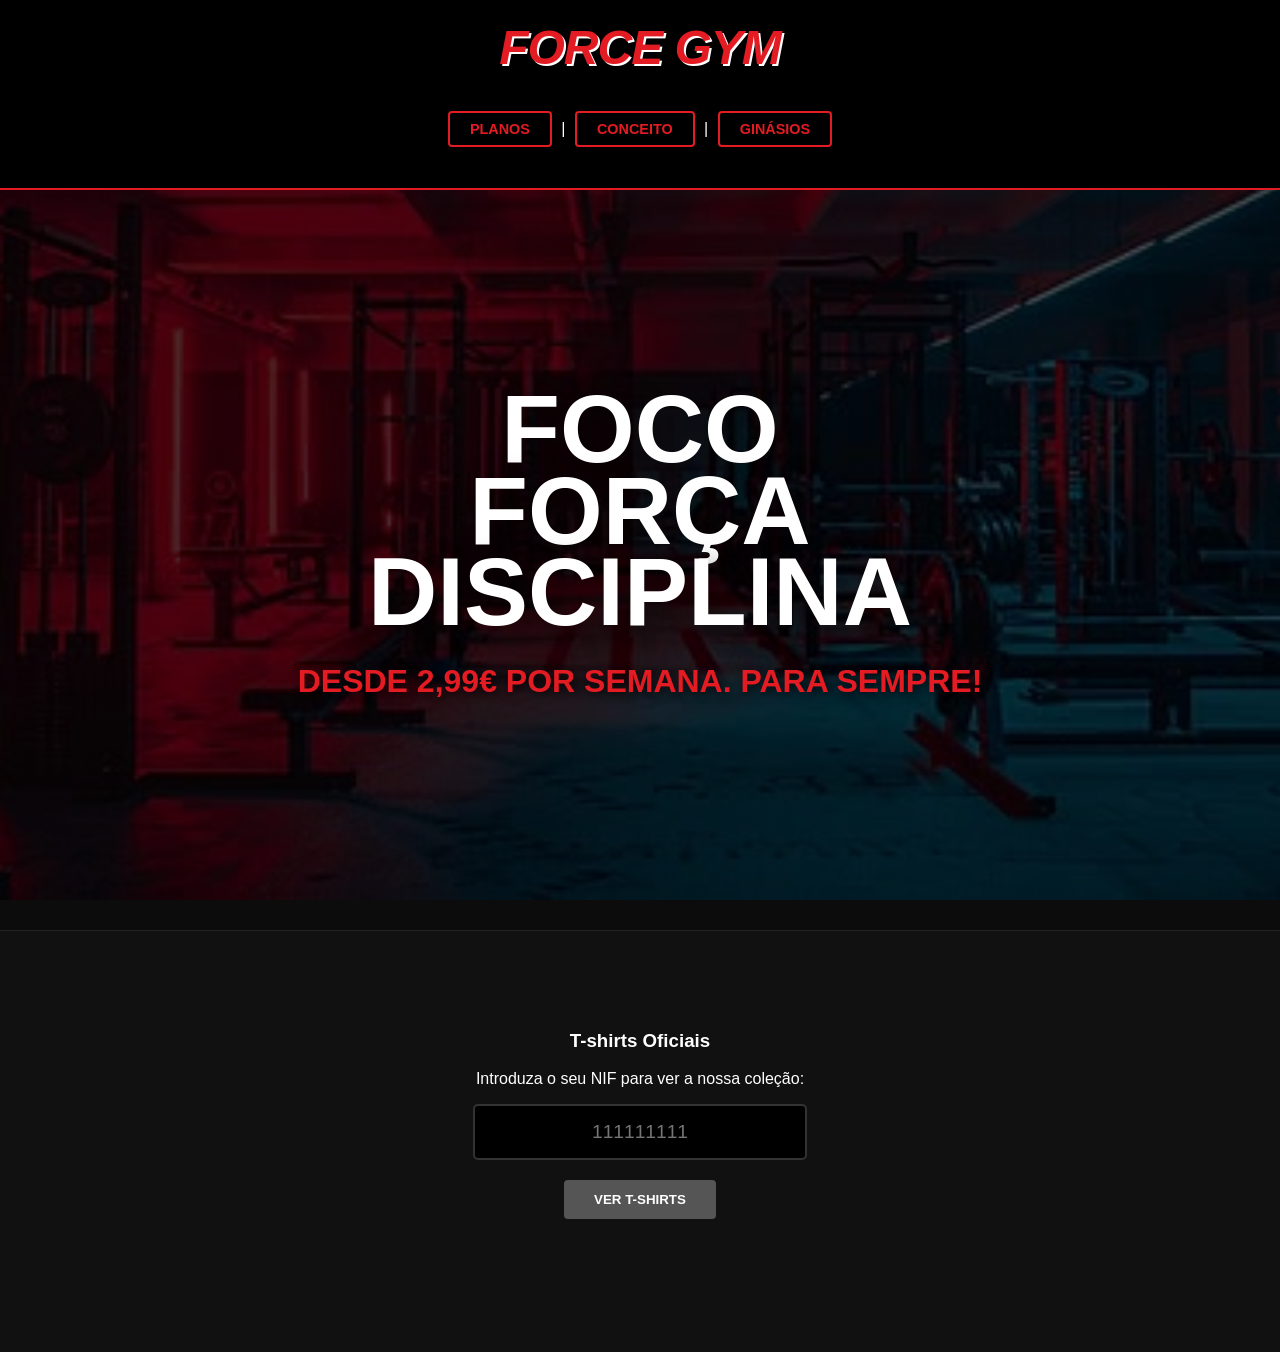
<file: index.html>
<!DOCTYPE html>
<html lang="pt">
<head>
    <meta charset="UTF-8">
    <title>Force Gym - Vive Como Treinas</title>
    <link rel="stylesheet" href="style.css">
</head>
<body>
    <header>
        <h1 class="logo-text">FORCE GYM</h1>
        <nav>
            <p>
                <a href="planos.html" class="nav-button">PLANOS</a> | 
                <a href="conceito.html" class="nav-button">CONCEITO</a> | 
                <a href="ginasios.html" class="nav-button">GINÁSIOS</a>
            </p>
        </nav>
    </header>

    <main>
        <section class="hero">
            <div class="hero-text">
                <h2>FOCO</h2>
                <h2>FORÇA</h2>
                <h2>DISCIPLINA</h2>
                <p>Desde 2,99€ por semana. Para sempre!</p>
            </div>
        </section>

        <section class="nif-access">
            <h3>T-shirts Oficiais</h3>
            <p>Introduza o seu NIF para ver a nossa coleção:</p>
            <input type="text" id="nifInput" maxlength="9" placeholder="111111111" autocomplete="off">
            <br>
            <button id="btnAceder" disabled>Ver T-shirts</button>
            
            <p id="msgErro" style="margin-top: 15px; font-weight: bold; min-height: 20px;"></p>
        </section>
    </main>

    <script src="script.js"></script>
</body>
</html>
</file>
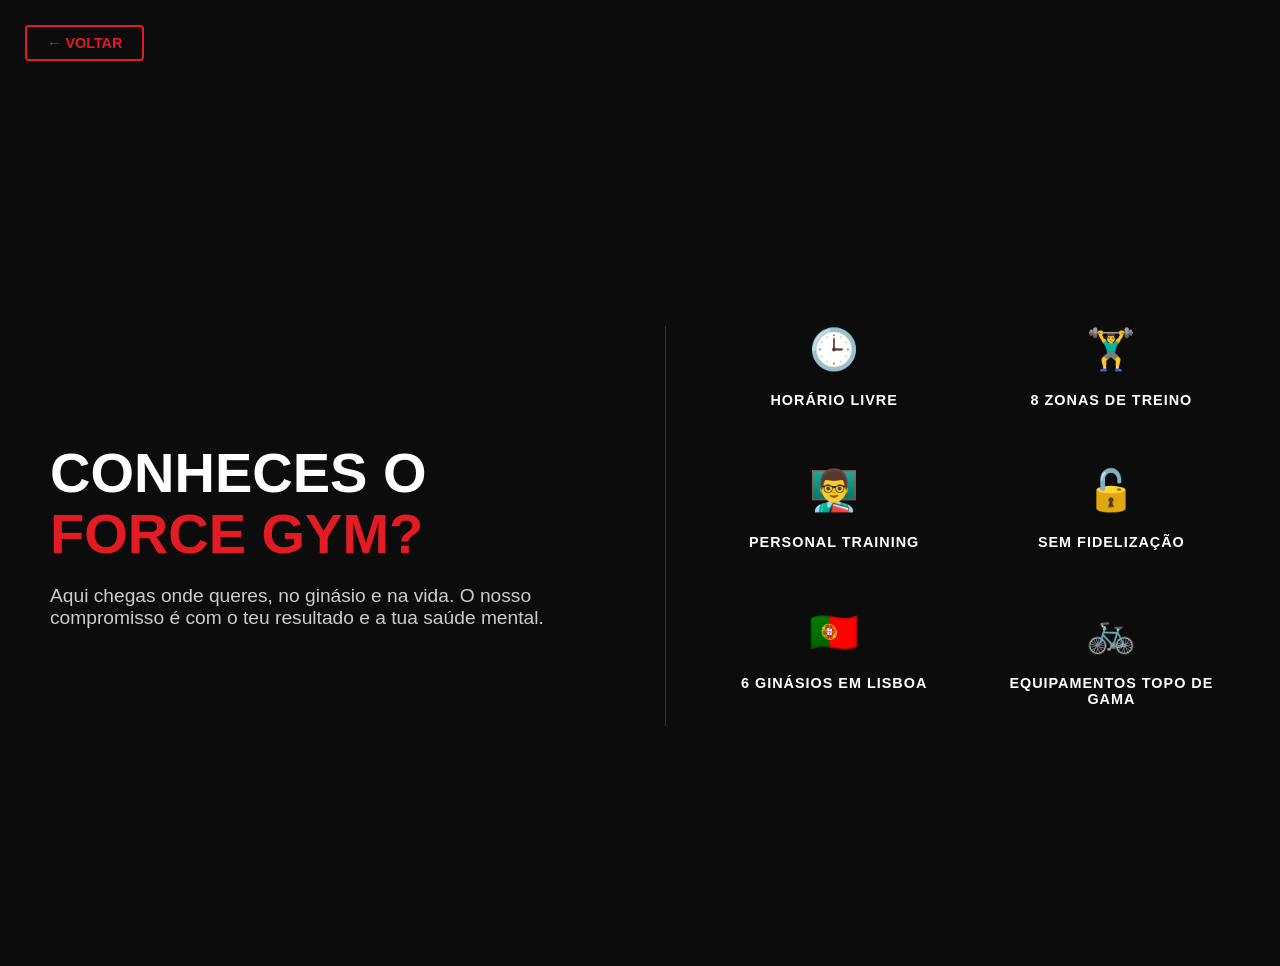
<file: conceito.html>
<!DOCTYPE html>
<html lang="pt">
<head>
    <meta charset="UTF-8">
    <title>Force Gym - O nosso Conceito</title>
    <link rel="stylesheet" href="style.css">
    <style>
        .conceito-wrapper {
            display: flex;
            align-items: center;
            justify-content: space-around;
            padding: 80px 50px;
            background-color: #0c0c0c;
            min-height: 80vh;
        }

        .conceito-texto {
            flex: 1;
            text-align: left;
            padding-right: 50px;
        }

        .conceito-texto h1 {
            font-size: 3.5rem;
            line-height: 1.1;
            color: white;
            margin-bottom: 20px;
        }

        .conceito-texto p {
            font-size: 1.2rem;
            color: #ccc;
        }

        .conceito-grid {
            flex: 1;
            display: grid;
            grid-template-columns: repeat(2, 1fr);
            gap: 40px;
            border-left: 1px solid #333;
            padding-left: 50px;
        }

        .item-beneficio {
            text-align: center;
        }

        /* Simulação dos ícones com emojis ou texto, já que não temos as imagens dos ícones */
        .icon {
            font-size: 2.5rem;
            color: white;
            margin-bottom: 10px;
            display: block;
        }

        .item-beneficio h4 {
            color: white;
            text-transform: uppercase;
            font-size: 0.9rem;
            letter-spacing: 1px;
        }

        .back-nav {
            padding: 20px;
            text-align: left;
        }
    </style>
</head>
<body>
    <div class="back-nav">
        <a href="index.html" class="nav-button">← VOLTAR</a>
    </div>

    <main class="conceito-wrapper">
        <div class="conceito-texto">
            <h1>CONHECES O<br><span style="color: #e31b23;">FORCE GYM?</span></h1>
            <p>Aqui chegas onde queres, no ginásio e na vida. O nosso compromisso é com o teu resultado e a tua saúde mental.</p>
        </div>

        <div class="conceito-grid">
            <div class="item-beneficio">
                <span class="icon">🕒</span>
                <h4>Horário Livre</h4>
            </div>
            <div class="item-beneficio">
                <span class="icon">🏋️‍♂️</span>
                <h4>8 Zonas de Treino</h4>
            </div>
            <div class="item-beneficio">
                <span class="icon">👨‍🏫</span>
                <h4>Personal Training</h4>
            </div>
            <div class="item-beneficio">
                <span class="icon">🔓</span>
                <h4>Sem Fidelização</h4>
            </div>
            <div class="item-beneficio">
                <span class="icon">🇵🇹</span>
                <h4>6 Ginásios em Lisboa</h4>
            </div>
            <div class="item-beneficio">
                <span class="icon">🚲</span>
                <h4>Equipamentos Topo de Gama</h4>
            </div>
        </div>
    </main>
</body>
</html>
</file>
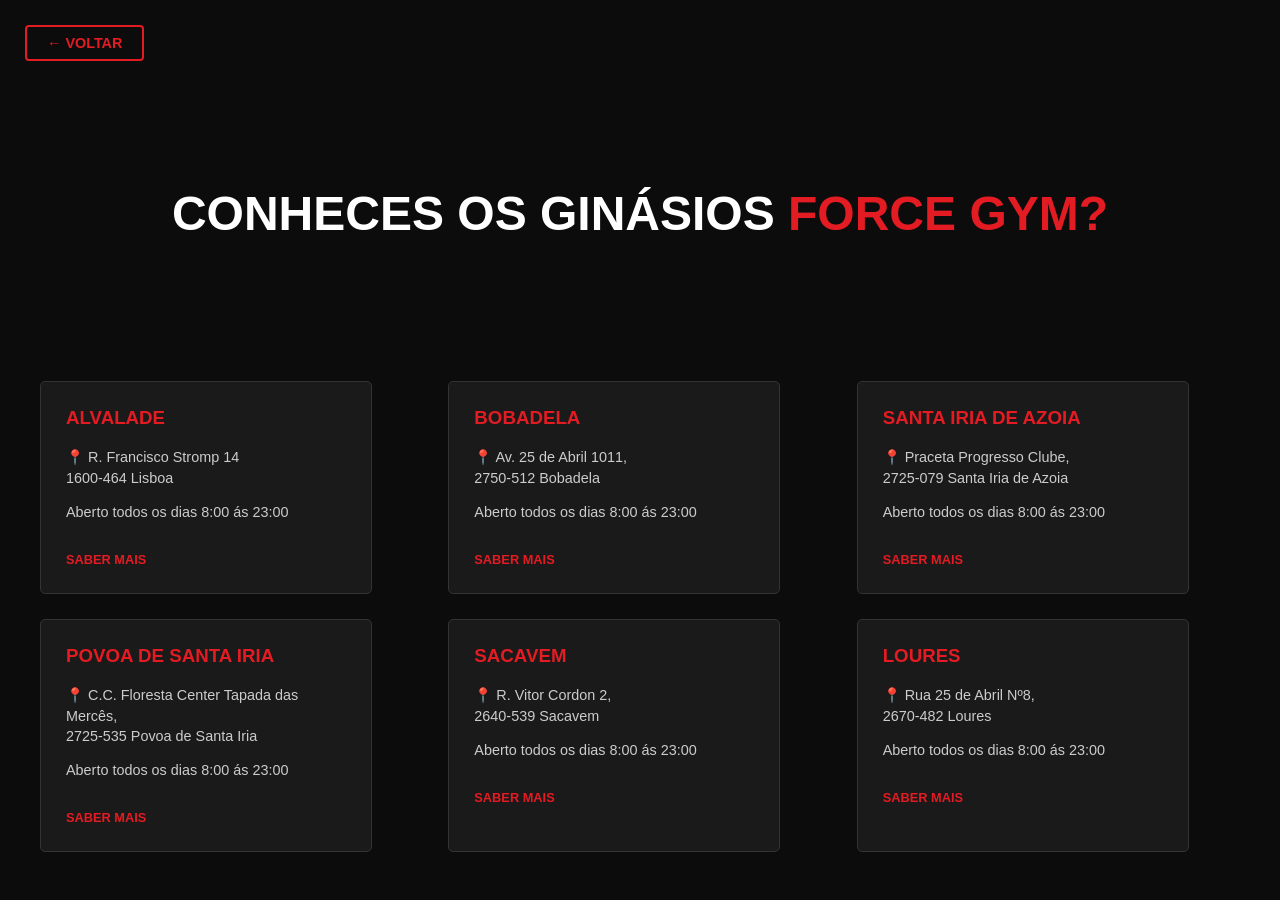
<file: ginasios.html>
<!DOCTYPE html>
<html lang="pt">
<head>
    <meta charset="UTF-8">
    <title>Force Gym - Nossos Ginásios</title>
    <link rel="stylesheet" href="style.css">
    <style>
        .ginasios-header {
            padding: 60px 20px;
            text-align: center;
        }

        .ginasios-header h1 {
            font-size: 3rem;
            color: white;
            text-transform: uppercase;
        }

        .ginasios-header span {
            color: #e31b23;
        }

        .ginasios-grid {
            display: grid;
            grid-template-columns: repeat(3, 1fr);
            gap: 25px;
            padding: 40px;
            max-width: 1200px;
            margin: 0 auto;
        }

        .clube-card {
            background: #1a1a1a;
            border: 1px solid #333;
            padding: 25px;
            border-radius: 5px;
            text-align: left;
            transition: 0.3s;
        }

        .clube-card:hover {
            border-color: #e31b23;
        }

        .clube-card h3 {
            color: #e31b23;
            margin-top: 0;
            text-transform: uppercase;
        }

        .clube-card p {
            font-size: 0.9rem;
            color: #ccc;
            line-height: 1.4;
        }

        .clube-card .saber-mais {
            color: #e31b23;
            text-decoration: none;
            font-weight: bold;
            font-size: 0.8rem;
            display: inline-block;
            margin-top: 15px;
        }

        .back-nav { padding: 20px; text-align: left; }
    </style>
</head>
<body>
    <div class="back-nav">
        <a href="index.html" class="nav-button">← VOLTAR</a>
    </div>

    <section class="ginasios-header">
        <h1>CONHECES OS GINÁSIOS <span>FORCE GYM?</span></h1>
    </section>

    <main class="ginasios-grid">
        <div class="clube-card">
            <h3>Alvalade</h3>
            <p>📍 R. Francisco Stromp 14<br>1600-464 Lisboa</p>
			<p>Aberto todos os dias 8:00 ás 23:00</p>
            <a href="#" class="saber-mais">SABER MAIS</a>
        </div>

        <div class="clube-card">
            <h3>Bobadela</h3>
            <p>📍 Av. 25 de Abril 1011,<br>2750-512 Bobadela</p>
			<p>Aberto todos os dias 8:00 ás 23:00</p>
            <a href="#" class="saber-mais">SABER MAIS</a>
        </div>

        <div class="clube-card">
            <h3>Santa Iria de Azoia</h3>
            <p>📍 Praceta Progresso Clube,<br>2725-079 Santa Iria de Azoia</p>
			<p>Aberto todos os dias 8:00 ás 23:00</p>
            <a href="#" class="saber-mais">SABER MAIS</a>
        </div>

        <div class="clube-card">
            <h3>Povoa de Santa Iria</h3>
            <p>📍 C.C. Floresta Center Tapada das Mercês,<br>2725-535 Povoa de Santa Iria</p>
			<p>Aberto todos os dias 8:00 ás 23:00</p>
            <a href="#" class="saber-mais">SABER MAIS</a>
        </div>

        <div class="clube-card">
            <h3>Sacavem</h3>
            <p>📍 R. Vitor Cordon 2,<br>2640-539 Sacavem</p>
			<p>Aberto todos os dias 8:00 ás 23:00</p>
            <a href="#" class="saber-mais">SABER MAIS</a>
        </div>

        <div class="clube-card">
            <h3>Loures</h3>
            <p>📍 Rua 25 de Abril Nº8,<br>2670-482 Loures</p>
			<p>Aberto todos os dias 8:00 ás 23:00</p>
            <a href="#" class="saber-mais">SABER MAIS</a>
        </div>
    </main>
</body>
</html>
</file>
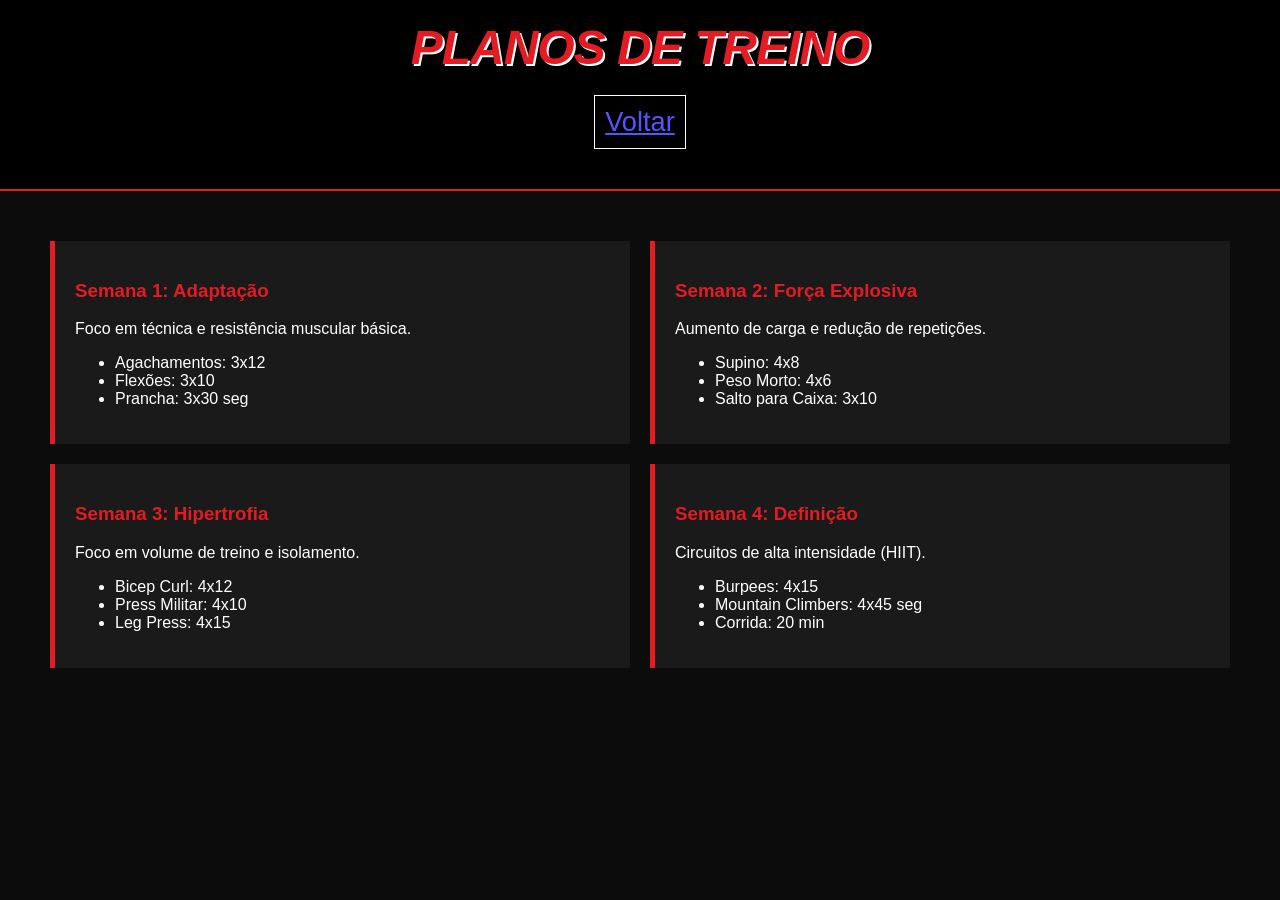
<file: planos.html>
<!DOCTYPE html>
<html lang="pt">
<head>
    <meta charset="UTF-8">
    <title>Force Gym - Planos de Treino</title>
    <link rel="stylesheet" href="style.css">
    <style>
        .planos-container { padding: 50px; display: grid; grid-template-columns: repeat(2, 1fr); gap: 20px; }
        .plano-card { background: #1a1a1a; border-left: 5px solid #e31b23; padding: 20px; text-align: left; }
        .plano-card h3 { color: #e31b23; }
        .back-btn { display: inline-block; margin: 20px; color: white; text-decoration: none; border: 1px solid white; padding: 10px; }
    </style>
</head>
<body>
    <header>
        <h1 class="logo-text">PLANOS DE TREINO</h1>
        <a href="index.html" class="back-btn">Voltar</a>
    </header>

    <main class="planos-container">
        <div class="plano-card">
            <h3>Semana 1: Adaptação</h3>
            <p>Foco em técnica e resistência muscular básica.</p>
            <ul>
                <li>Agachamentos: 3x12</li>
                <li>Flexões: 3x10</li>
                <li>Prancha: 3x30 seg</li>
            </ul>
        </div>
        <div class="plano-card">
            <h3>Semana 2: Força Explosiva</h3>
            <p>Aumento de carga e redução de repetições.</p>
            <ul>
                <li>Supino: 4x8</li>
                <li>Peso Morto: 4x6</li>
                <li>Salto para Caixa: 3x10</li>
            </ul>
        </div>
        <div class="plano-card">
            <h3>Semana 3: Hipertrofia</h3>
            <p>Foco em volume de treino e isolamento.</p>
            <ul>
                <li>Bicep Curl: 4x12</li>
                <li>Press Militar: 4x10</li>
                <li>Leg Press: 4x15</li>
            </ul>
        </div>
        <div class="plano-card">
            <h3>Semana 4: Definição</h3>
            <p>Circuitos de alta intensidade (HIIT).</p>
            <ul>
                <li>Burpees: 4x15</li>
                <li>Mountain Climbers: 4x45 seg</li>
                <li>Corrida: 20 min</li>
            </ul>
        </div>
    </main>
</body>
</html>
</file>
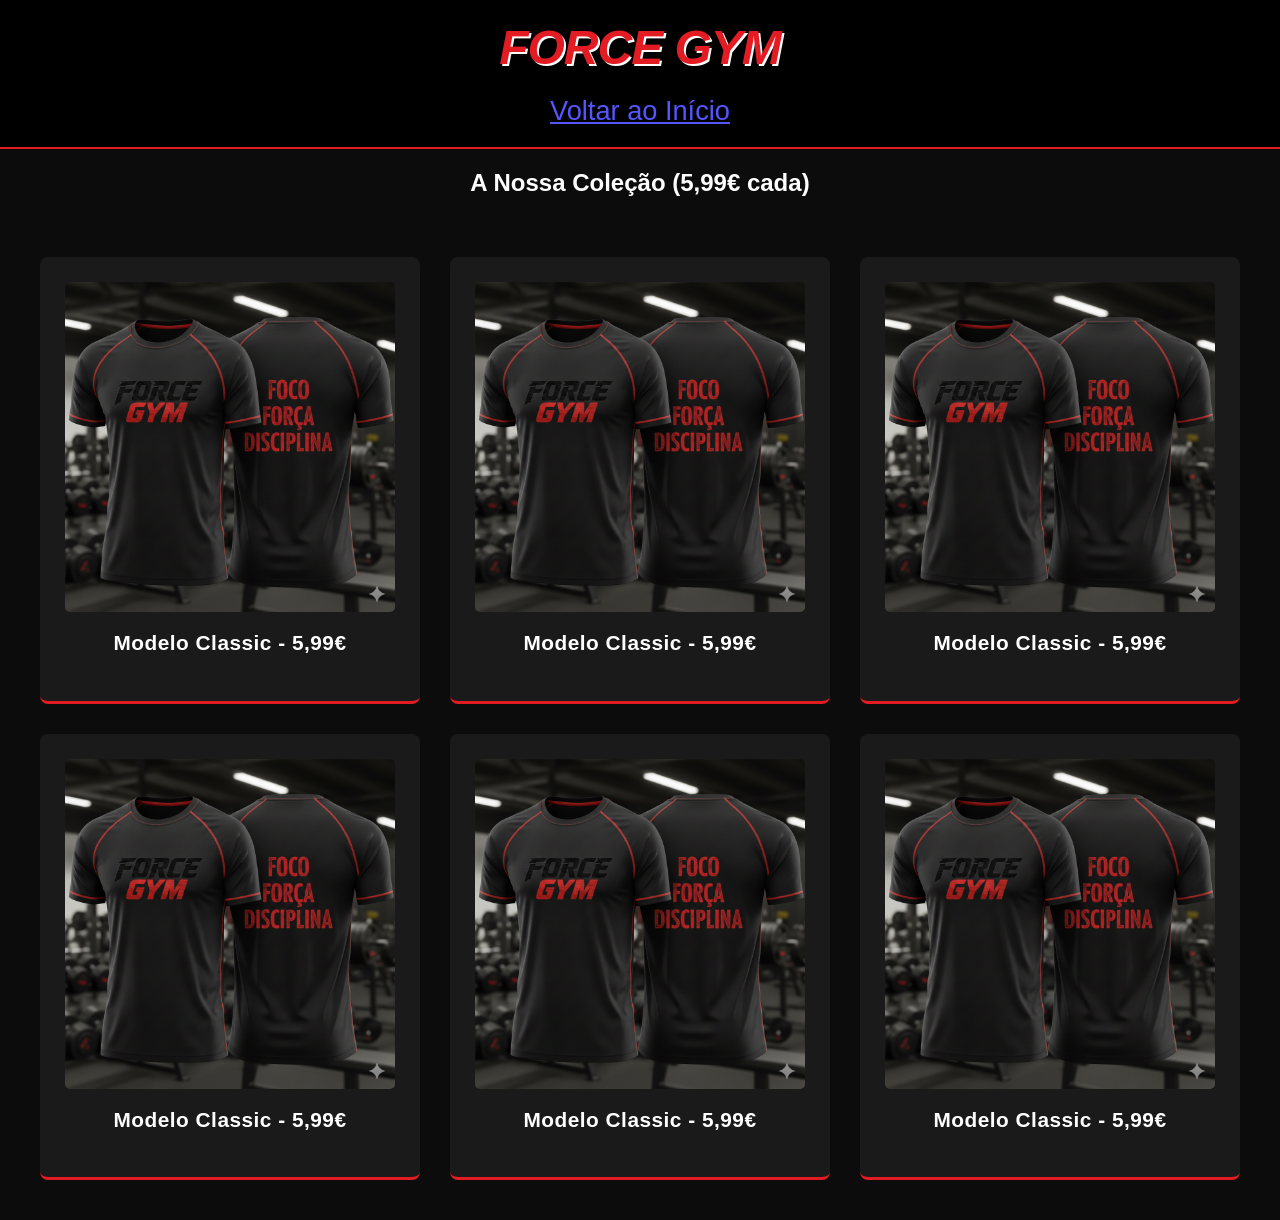
<file: tshirts.html>
<!DOCTYPE html>
<html lang="pt">
<head>
    <meta charset="UTF-8">
    <meta name="viewport" content="width=device-width, initial-scale=1.0">
    <title>Force Gym - Coleção T-shirts</title>
    <link rel="stylesheet" href="style.css">
</head>
<body>
    <header>
        <h1 class="logo-text">FORCE GYM</h1>
        <a href="index.html" class="back-link">Voltar ao Início</a>
    </header>

    <main>
        <h2 class="section-title">A Nossa Coleção (5,99€ cada)</h2>
        <div class="tshirt-grid">
            <div class="tshirt-item">
                <img src="tshirt1.png.png" alt="T-shirt Force Gym">
                <p>Modelo Classic - 5,99€</p>
            </div>
            <div class="tshirt-item">
                <img src="tshirt1.png.png" alt="T-shirt Force Gym">
                <p>Modelo Classic - 5,99€</p>
            </div>
            <div class="tshirt-item">
                <img src="tshirt1.png.png" alt="T-shirt Force Gym">
                <p>Modelo Classic - 5,99€</p>
            </div>
            <div class="tshirt-item">
                <img src="tshirt1.png.png" alt="T-shirt Force Gym">
                <p>Modelo Classic - 5,99€</p>
            </div>
            <div class="tshirt-item">
                <img src="tshirt1.png.png" alt="T-shirt Force Gym">
                <p>Modelo Classic - 5,99€</p>
            </div>
            <div class="tshirt-item">
                <img src="tshirt1.png.png" alt="T-shirt Force Gym">
                <p>Modelo Classic - 5,99€</p>
            </div>
        </div>
    </main>
</body>
</html>
</file>
<file: style.css>
/* CONFIGURAÇÕES GERAIS */
body {
    background-color: #0c0c0c;
    color: white;
    font-family: 'Segoe UI', Arial, sans-serif;
    margin: 0;
    text-align: center;
}

/* HEADER & LOGOTIPO */
header {
    background-color: #000;
    padding: 20px;
    border-bottom: 2px solid #e31b23;
    display: flex;
    flex-direction: column;
    align-items: center;
    gap: 15px;
}

/* --- ALTERAÇÃO: LINK VOLTAR AO INÍCIO --- */
header a[href="index.html"], 
.back-link {
    font-size: 1.7rem; /* Aumentado para melhor visibilidade */
    color: #5555ff;
    text-decoration: underline;
    margin-top: 5px;
    display: inline-block;
    transition: 0.3s;
}

header a[href="index.html"]:hover {
    color: #e31b23;
}

.logo-container {
    text-decoration: none;
    transition: transform 0.3s ease;
}

.logo-container:hover {
    transform: scale(1.05);
}

.logo-text {
    color: #e31b23;
    font-size: 3rem;
    font-weight: 900;
    margin: 0;
    text-transform: uppercase;
    letter-spacing: -1px;
    font-style: italic;
    text-shadow: 2px 2px 0px #fff;
}

/* ESTILO DO MENU */
header nav {
    display: flex;
    align-items: center;
    justify-content: center;
    flex-wrap: wrap;
}

.nav-button {
    color: #e31b23;
    text-decoration: none;
    font-weight: bold;
    padding: 8px 20px;
    border: 2px solid #e31b23;
    border-radius: 4px;
    transition: 0.3s;
    display: inline-block;
    margin: 5px;
    text-transform: uppercase;
    font-size: 0.9rem;
}

.nav-button:hover {
    background-color: #e31b23;
    color: white;
    box-shadow: 0 0 15px rgba(227, 27, 35, 0.4);
}

/* HERO SECTION (HOME) */
.hero {
    padding: 120px 20px;
    background: linear-gradient(rgba(0,0,0,0.7), rgba(0,0,0,0.7)), url('ginasio.png');
    background-size: cover;
    background-position: center;
    background-attachment: fixed;
    display: flex;
    justify-content: center;
    align-items: center;
    min-height: 500px;
}

.hero h2 { 
    font-size: 6rem; 
    color: #fff; 
    margin: 0;
    line-height: 0.85; 
    font-weight: 900;
    text-transform: uppercase;
    text-shadow: 10px 10px 30px rgba(0,0,0,0.8); 
}

.hero p {
    font-size: 2rem;
    color: #e31b23;
    margin-top: 30px;
    font-weight: 800;
    text-transform: uppercase;
    text-shadow: 2px 2px 10px rgba(0,0,0,0.8);
}

/* INFO CARDS (HOME & GINÁSIOS) */
.info, .ginasios-grid {
    display: flex;
    justify-content: center;
    flex-wrap: wrap;
    gap: 30px;
    padding: 60px 20px;
}

.card, .clube-card {
    background: #1a1a1a;
    padding: 30px;
    border-radius: 12px;
    width: 280px;
    border-top: 4px solid #e31b23;
    transition: 0.3s;
    text-align: left;
}

.card:hover, .clube-card:hover {
    transform: translateY(-10px);
    background: #222;
}

/* ESTRUTURA DE ACESSO NIF & VALIDAÇÃO */
.nif-access {
    padding: 80px 20px;
    background: #111;
    border-top: 1px solid #222;
}

#nifInput {
    padding: 15px;
    font-size: 1.2rem;
    width: 100%;
    max-width: 300px;
    text-align: center;
    margin-bottom: 20px;
    border: 2px solid #333;
    background: #000;
    color: #fff;
    border-radius: 5px;
    transition: 0.3s;
    outline: none;
}

/* CLASSES DE CORES PARA O SCRIPT */
.nif-normal { 
    border-color: #333 !important; 
}

.nif-valid { 
    border-color: #2ecc71 !important; 
    color: #2ecc71 !important; 
    box-shadow: 0 0 12px rgba(46, 204, 113, 0.4); 
}

.nif-error { 
    border-color: #f1c40f !important; 
    color: #f1c40f !important; 
    box-shadow: 0 0 12px rgba(241, 196, 15, 0.4); 
}

#btnAceder {
    background-color: #555;
    color: white;
    padding: 12px 30px;
    border: none;
    cursor: not-allowed;
    font-weight: bold;
    text-transform: uppercase;
    transition: 0.4s ease;
    border-radius: 4px;
}

#btnAceder:not(:disabled) {
    cursor: pointer;
    background-color: #2ecc71;
}

#msgErro {
    margin-top: 15px;
    font-weight: bold;
    min-height: 24px;
    font-size: 1.1rem;
}

/* PÁGINA CONCEITO & GRELHA DE T-SHIRTS */
.conceito-wrapper {
    display: flex;
    align-items: center;
    justify-content: center;
    padding: 80px 50px;
    flex-wrap: wrap;
    gap: 50px;
}

.tshirt-grid {
    display: grid;
    grid-template-columns: repeat(3, 1fr); 
    gap: 30px;
    padding: 40px;
    max-width: 1400px; 
    margin: 0 auto;
}

.tshirt-item {
    background: #1a1a1a;
    padding: 25px; 
    border-radius: 8px;
    border-bottom: 3px solid #e31b23;
    transition: 0.3s;
}

.tshirt-item:hover { transform: scale(1.03); }

.tshirt-item img {
    width: 100%; 
    max-width: 350px; 
    height: auto;
    border-radius: 5px;
}

/* --- ALTERAÇÃO: FRASES POR BAIXO DAS T-SHIRTS --- */
.tshirt-item p {
    margin-top: 15px;
    font-weight: bold;
    color: #fff;
    font-size: 1.3rem; /* Aumentado ligeiramente para destaque */
    letter-spacing: 0.5px;
}

/* RESPONSIVIDADE */
@media (max-width: 992px) {
    .tshirt-grid { grid-template-columns: repeat(2, 1fr); }
    .hero h2 { font-size: 4rem; }
}

@media (max-width: 600px) {
    .tshirt-grid { grid-template-columns: repeat(1, 1fr); }
    .hero h2 { font-size: 3rem; }
}
</file>
